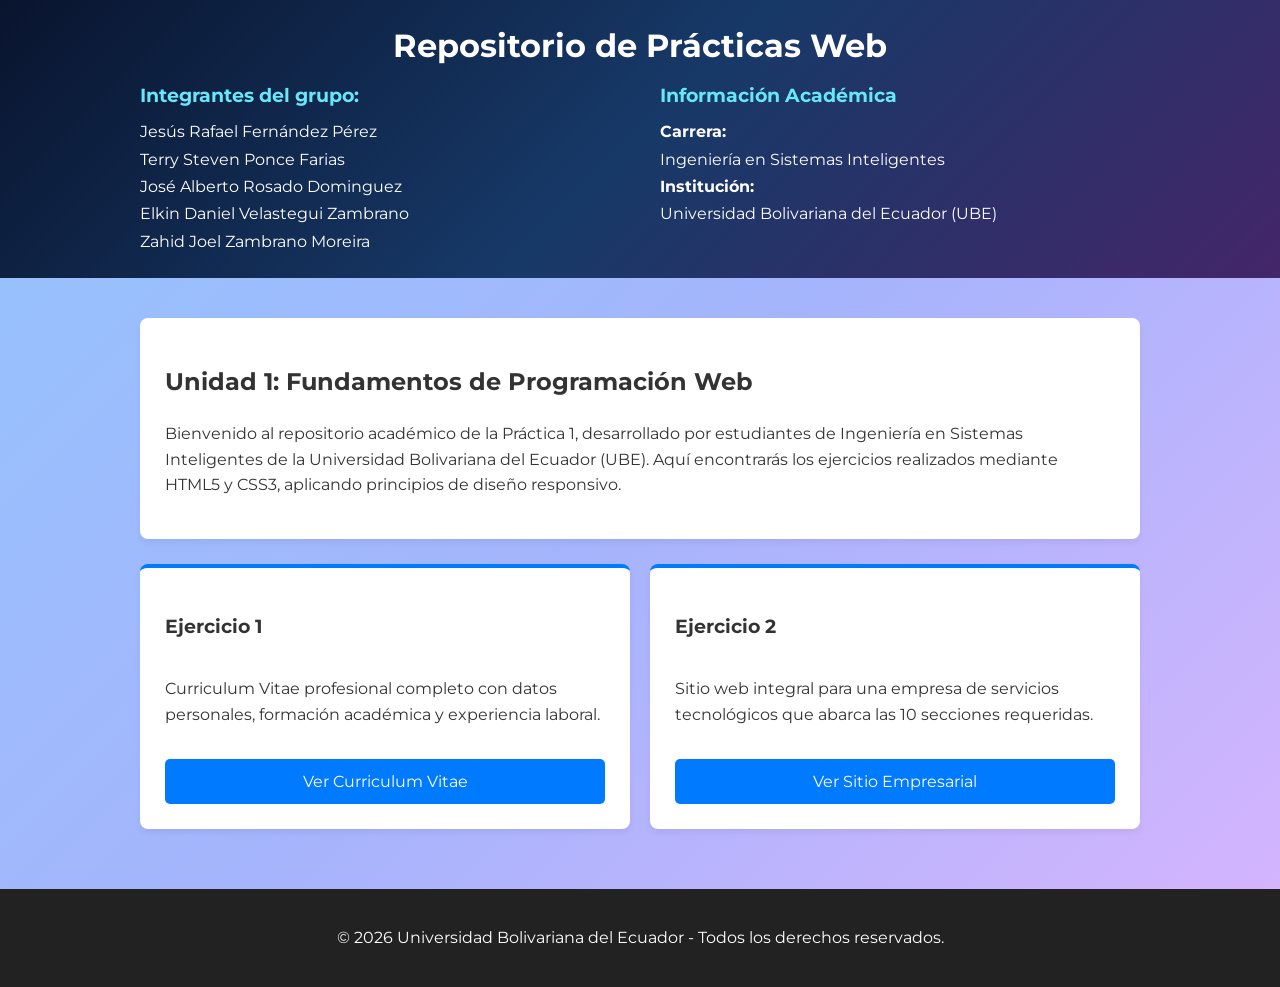
<file: index.html>
<!DOCTYPE html>
<html lang="es">
<head>
    <meta charset="UTF-8">
    <meta name="viewport" content="width=device-width, initial-scale=1.0">
    <title>Práctica 1 - Fundamentos de Programación Web | UBE</title>
    <link rel="stylesheet" href="CSS/main.css">
    <link rel="stylesheet" href="CSS/fonts.css">
</head>
<body>
    <header class="hero">
        <div class="container">
            <h1>Repositorio de Prácticas Web</h1>
            <div class="hero-info">
                <div class="integrantes">
                    <h3>Integrantes del grupo:</h3>
                    <p>Jesús Rafael Fernández Pérez</p>
                    <p>Terry Steven Ponce Farias</p>
                    <p>José Alberto Rosado Dominguez</p>
                    <p>Elkin Daniel Velastegui Zambrano</p>
                    <p>Zahid Joel Zambrano Moreira</p>
                </div>

                <div class="info-academica">
                    <h3>Información Académica</h3>
                    <p><strong>Carrera:</strong></p>
                    <p>Ingeniería en Sistemas Inteligentes</p>
                    <p><strong>Institución:</strong></p>
                    <p>Universidad Bolivariana del Ecuador (UBE)</p>
                </div>
            </div>
        </div>
    </header>

    <main class="container main-content">
        <section class="intro-card">
            <h2>Unidad 1: Fundamentos de Programación Web</h2>
            <p>Bienvenido al repositorio académico de la Práctica 1, desarrollado por estudiantes de Ingeniería en Sistemas Inteligentes de la Universidad Bolivariana del Ecuador (UBE). Aquí encontrarás los ejercicios realizados mediante HTML5 y CSS3, aplicando principios de diseño responsivo.</p>
        </section>

        <section class="exercises-grid">
            <div class="card">
                <h3>Ejercicio 1</h3>
                <p>Curriculum Vitae profesional completo con datos personales, formación académica y experiencia laboral.</p>
                <a href="ej01.html" class="btn">Ver Curriculum Vitae</a>
            </div>

            <div class="card">
                <h3>Ejercicio 2</h3>
                <p>Sitio web integral para una empresa de servicios tecnológicos que abarca las 10 secciones requeridas.</p>
                <a href="ej02.html" class="btn">Ver Sitio Empresarial</a>
            </div>
        </section>
    </main>

    <footer>
        <p>&copy; 2026 Universidad Bolivariana del Ecuador - Todos los derechos reservados.</p>
    </footer>
</body>
</html>
</file>
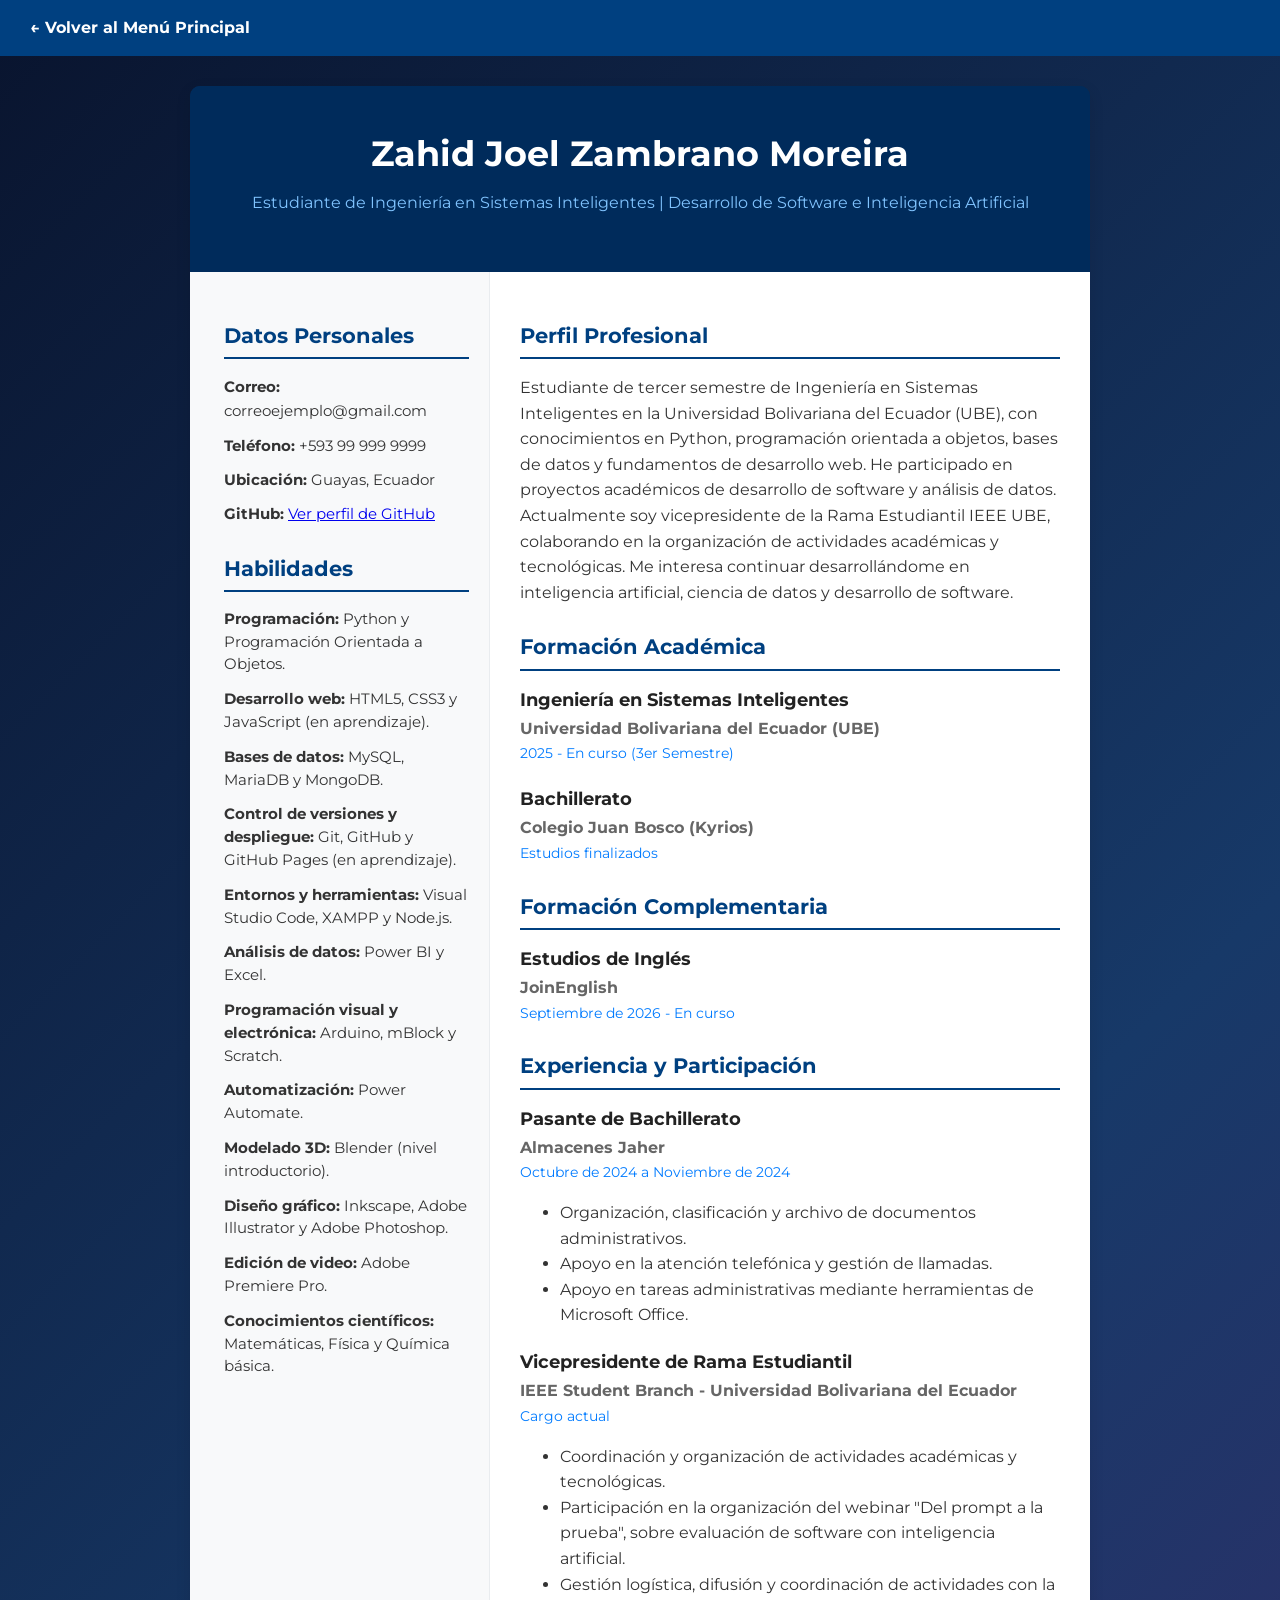
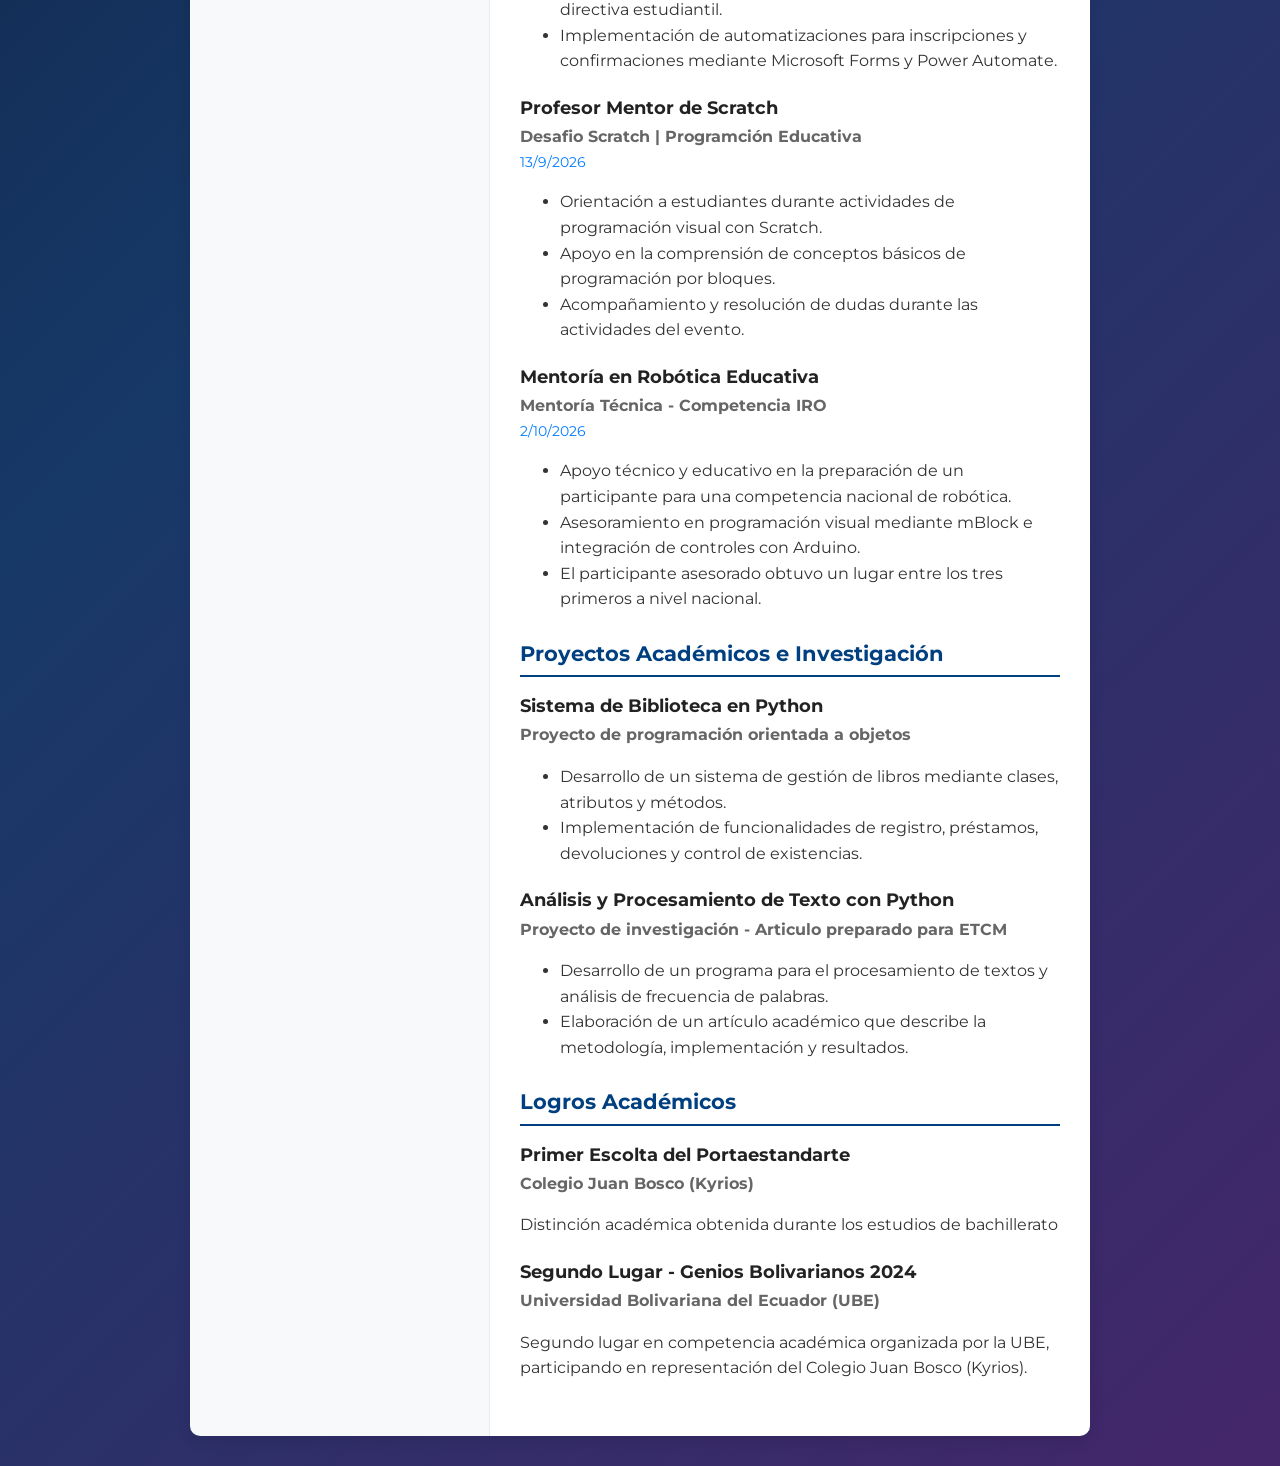
<file: ej01.html>
<!DOCTYPE html>
<html lang="es">
<head>
    <meta charset="UTF-8">
    <meta name="viewport" content="width=device-width, initial-scale=1.0">
    <title>Ejercicio 1 - Curriculum Vitae</title>
    <link rel="stylesheet" href="CSS/ej01.css">
    <link rel="stylesheet" href="CSS/fonts.css">
</head>
<body>
    <nav class="navbar">
        <a href="index.html">&larr; Volver al Menú Principal</a>
    </nav>

    <div class="cv-container">
        <header class="cv-header">
            <h1>Zahid Joel Zambrano Moreira</h1>
            <p class="subtitle">
                Estudiante de Ingeniería en Sistemas Inteligentes | Desarrollo de Software e Inteligencia Artificial
            </p>
        </header>

        <div class="cv-grid">
            <aside class="sidebar">
                <section class="cv-section">
                    <h2>Datos Personales</h2>
                    <ul>
                        <li><strong>Correo:</strong> correoejemplo@gmail.com</li>
                        <li><strong>Teléfono:</strong> +593 99 999 9999</li>
                        <li><strong>Ubicación:</strong> Guayas, Ecuador</li>
                        <li><strong>GitHub:</strong> <a href="https://github.com/Zahidjoe07" target="_blank">Ver perfil de GitHub</a></li>
                    </ul>
                </section>

                    <section class="cv-section">
                        <h2>Habilidades</h2>
                        <ul class="skills-list">
                            <li><strong>Programación:</strong> Python y Programación Orientada a Objetos.</li>
                            <li><strong>Desarrollo web:</strong> HTML5, CSS3 y JavaScript (en aprendizaje).</li>
                            <li><strong>Bases de datos:</strong> MySQL, MariaDB y MongoDB.</li>
                            <li><strong>Control de versiones y despliegue:</strong> Git, GitHub y GitHub Pages (en aprendizaje).</li>
                            <li><strong>Entornos y herramientas:</strong> Visual Studio Code, XAMPP y Node.js.</li>
                            <li><strong>Análisis de datos:</strong> Power BI y Excel.</li>
                            <li><strong>Programación visual y electrónica:</strong> Arduino, mBlock y Scratch.</li>
                            <li><strong>Automatización:</strong> Power Automate.</li>
                            <li><strong>Modelado 3D:</strong> Blender (nivel introductorio).</li>
                            <li><strong>Diseño gráfico:</strong> Inkscape, Adobe Illustrator y Adobe Photoshop.</li>
                            <li><strong>Edición de video:</strong> Adobe Premiere Pro.</li>
                            <li><strong>Conocimientos científicos:</strong> Matemáticas, Física y Química básica.</li>
                        </ul>
                    </section>
            </aside>
                        
            <main class="main-body">
                <section class="cv-section">
                    <h2>Perfil Profesional</h2>
                    <p> Estudiante de tercer semestre de Ingeniería en Sistemas Inteligentes en la Universidad Bolivariana del Ecuador (UBE), con conocimientos en Python, programación orientada a objetos, bases de datos y fundamentos de desarrollo web. He participado en proyectos académicos de desarrollo de software y análisis de datos. Actualmente soy vicepresidente de la Rama Estudiantil IEEE UBE, colaborando en la organización de actividades académicas y tecnológicas. Me interesa continuar desarrollándome en inteligencia artificial, ciencia de datos y desarrollo de software.</p>
                </section>

                <section class="cv-section">
                    <h2>Formación Académica</h2>
                    <div class="item">
                        <h3>Ingeniería en Sistemas Inteligentes</h3>
                        <p class="institution">Universidad Bolivariana del Ecuador (UBE)</p>
                        <span class="date">2025 - En curso (3er Semestre)</span>
                    </div>

                    <div class="item">
                        <h3>Bachillerato</h3>
                        <p class="institution">Colegio Juan Bosco (Kyrios)</p>
                        <span class="date">Estudios finalizados</span>
                    </div>
                </section>

                <section class="cv-section">
                    <h2>Formación Complementaria</h2>
                    <div class="item">
                        <h3>Estudios de Inglés</h3>
                        <p class="institution">JoinEnglish</p>
                        <span class="date">Septiembre de 2026 - En curso</span>
                    </div>
                </section>

                <section class="cv-section">
                    <h2>Experiencia y Participación</h2>

                    <div class="item">
                        <h3>Pasante de Bachillerato</h3>
                        <p class="institution">Almacenes Jaher</p>
                        <span class="date">Octubre de 2024 a Noviembre de 2024</span>
                        <ul>
                            <li>Organización, clasificación y archivo de documentos administrativos.</li>
                            <li>Apoyo en la atención telefónica y gestión de llamadas.</li>
                            <li>Apoyo en tareas administrativas mediante herramientas de Microsoft Office.</li>
                        </ul>
                    </div>

                    <div class="item">
                        <h3>Vicepresidente de Rama Estudiantil</h3>
                        <p class="institution">
                            IEEE Student Branch - Universidad Bolivariana del Ecuador
                        </p>
                        <span class="date">Cargo actual</span>
                        <ul>
                            <li>
                                Coordinación y organización de actividades académicas y tecnológicas.
                            </li>
                            <li>
                                Participación en la organización del webinar "Del prompt a la prueba", sobre evaluación de software con inteligencia artificial.
                            </li>
                            <li>
                                Gestión logística, difusión y coordinación de actividades con la directiva estudiantil.
                            </li>
                            <li>
                                Implementación de automatizaciones para inscripciones y confirmaciones mediante Microsoft Forms y Power Automate.
                            </li>
                        </ul>
                    </div>

                    <div class="item">
                        <h3>Profesor Mentor de Scratch</h3>
                        <p class="institution">
                            Desafio Scratch | Programción Educativa
                        </p>
                        <span class="date">13/9/2026</span>

                        <ul>
                            <li>
                                Orientación a estudiantes durante actividades
                                de programación visual con Scratch.
                            </li>
                            <li>
                                Apoyo en la comprensión de conceptos básicos
                                de programación por bloques.
                            </li>
                            <li>
                                Acompañamiento y resolución de dudas
                                durante las actividades del evento.
                            </li>
                        </ul>
                    </div>

                    <div class="item">
                        <h3>Mentoría en Robótica Educativa</h3>
                        <p class="institution">
                            Mentoría Técnica - Competencia IRO
                        </p>
                        <span class="date">2/10/2026</span>
                        <ul>
                            <li>
                                Apoyo técnico y educativo en la preparación
                                de un participante para una competencia
                                nacional de robótica.
                            </li>
                            <li>
                                Asesoramiento en programación visual mediante
                                mBlock e integración de controles con Arduino.
                            </li>
                            <li>
                                El participante asesorado obtuvo un lugar
                                entre los tres primeros a nivel nacional.
                            </li>
                        </ul>
                    </div>
                </section>
                <section class="cv-section">
                    <h2>Proyectos Académicos e Investigación</h2>

                    <div class="item">
                        <h3>Sistema de Biblioteca en Python</h3>
                        <p class="institution">Proyecto de programación orientada a objetos</p>
                        <ul>
                            <li>Desarrollo de un sistema de gestión de libros mediante clases, atributos y métodos.</li>
                            <li>Implementación de funcionalidades de registro, préstamos, devoluciones y control de existencias.</li>
                        </ul>
                    </div>

                    <div class="item">
                        <h3>Análisis y Procesamiento de Texto con Python</h3>
                        <p class="institution">Proyecto de investigación - Articulo preparado para ETCM
                        </p>
                        <ul>
                            <li>Desarrollo de un programa para el procesamiento de textos y análisis de frecuencia de palabras.</li>
                            <li>Elaboración de un artículo académico que describe la metodología, implementación y resultados.</li>
                        </ul>
                    </div>
                </section>
                <section class="cv-section">
                    <h2>Logros Académicos</h2>

                    <div class="item">
                        <h3>Primer Escolta del Portaestandarte</h3>
                        <p class="institution">Colegio Juan Bosco (Kyrios)</p>
                        <p>Distinción académica obtenida durante los estudios de bachillerato</p>
                    </div>

                    <div class="item">
                        <h3>Segundo Lugar - Genios Bolivarianos 2024</h3>
                        <p class="institution">Universidad Bolivariana del Ecuador (UBE)</p>
                        <p>Segundo lugar en competencia académica organizada por la UBE, participando en representación del Colegio Juan Bosco (Kyrios).</p>
                    </div>
                </section>
            </main>
        </div>
    </div>
</body>
</html>
</file>
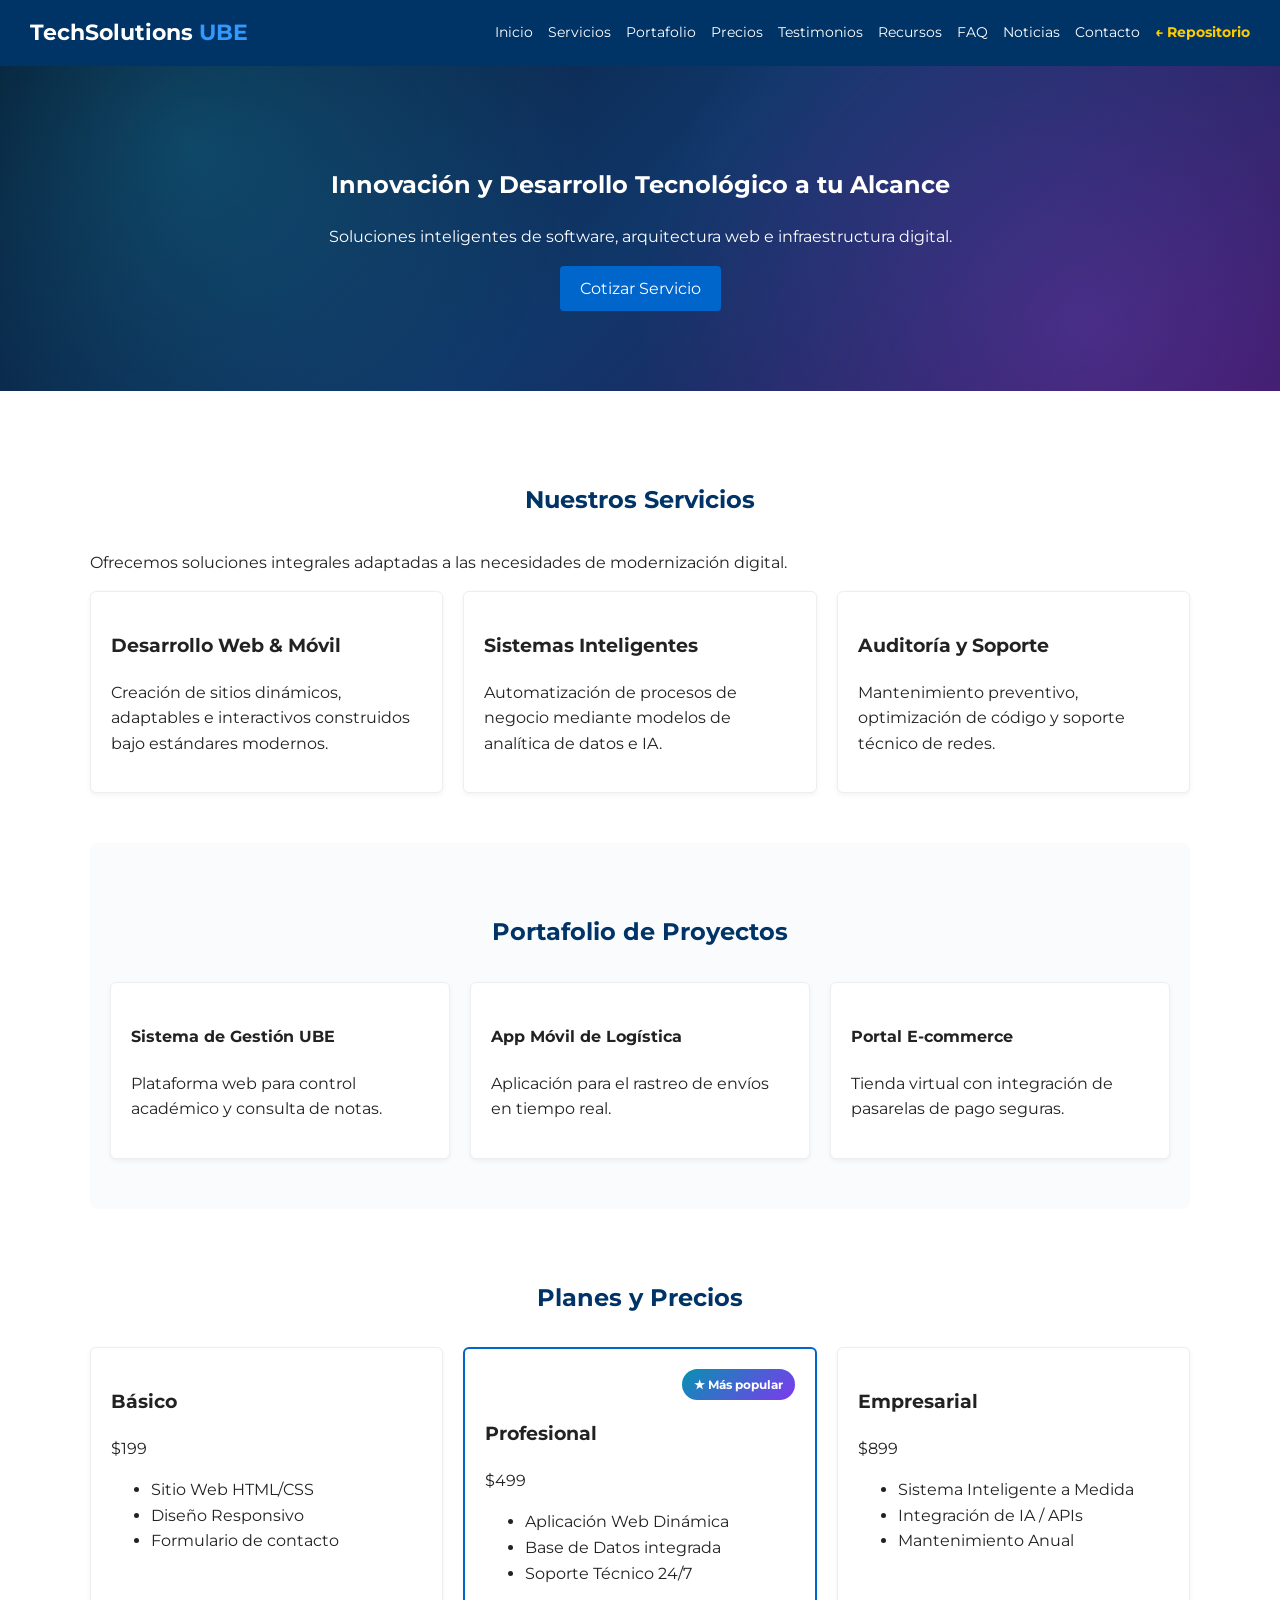
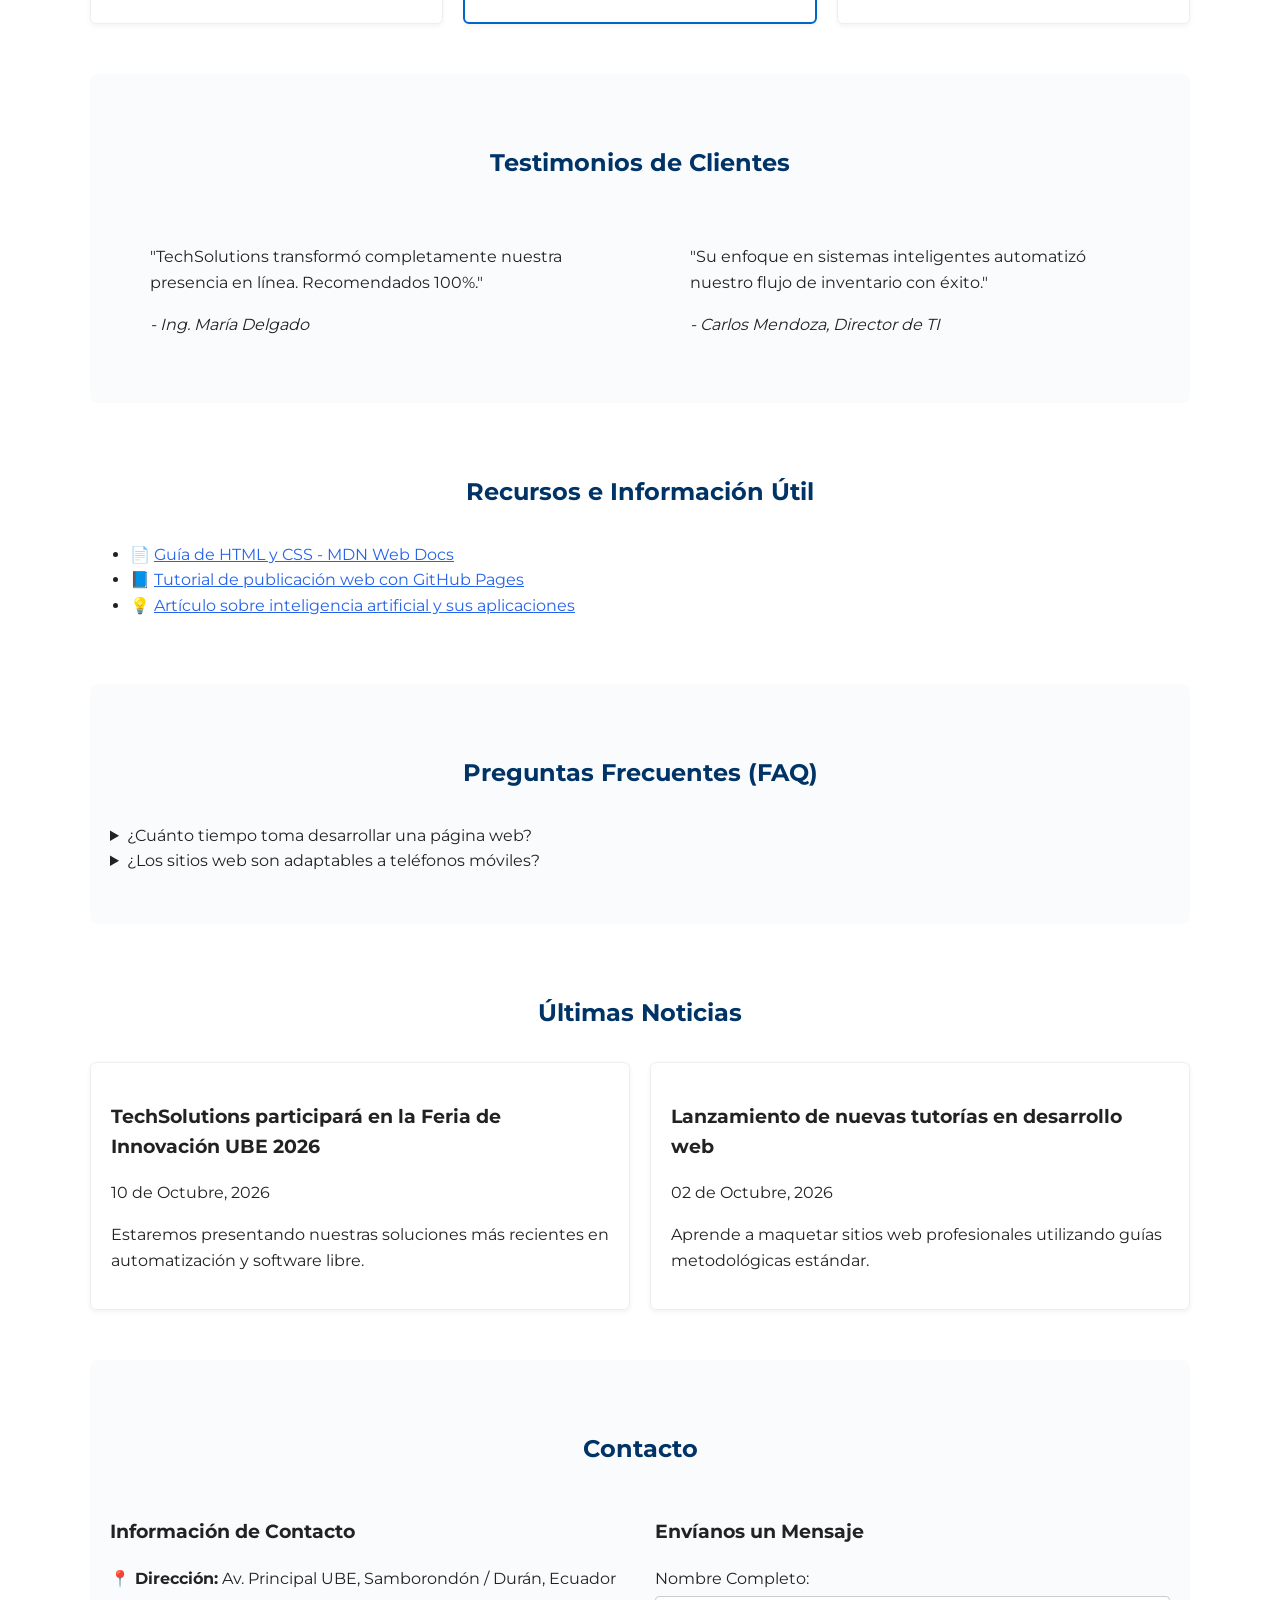
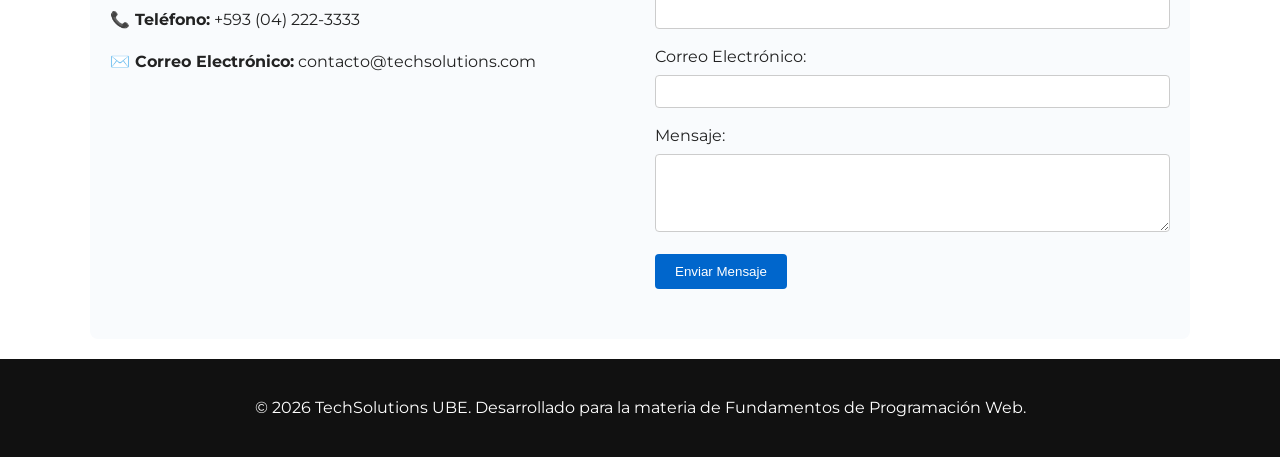
<file: ej02.html>
<!DOCTYPE html>
<html lang="es">
<head>
    <meta charset="UTF-8">
    <meta name="viewport" content="width=device-width, initial-scale=1.0">
    <title>TechSolutions UBE - Servicios Informáticos</title>
    <link rel="stylesheet" href="CSS/fonts.css">
    <link rel="stylesheet" href="CSS/ej02.css">
</head>
<body>

    <!-- Navegación -->
    <header class="header">
        <div class="logo">TechSolutions <span>UBE</span></div>
        <nav class="nav">
            <a href="#inicio">Inicio</a>
            <a href="#servicios">Servicios</a>
            <a href="#portafolio">Portafolio</a>
            <a href="#precios">Precios</a>
            <a href="#testimoniales">Testimonios</a>
            <a href="#recursos">Recursos</a>
            <a href="#faq">FAQ</a>
            <a href="#noticias">Noticias</a>
            <a href="#contacto">Contacto</a>
            <a href="index.html" class="link-repo">&larr; Repositorio</a>
        </nav>
    </header>

    <!-- 1. Inicio -->
    <section id="inicio" class="hero-section">
        <h1>Innovación y Desarrollo Tecnológico a tu Alcance</h1>
        <p>Soluciones inteligentes de software, arquitectura web e infraestructura digital.</p>
        <a href="#contacto" class="btn-primary">Cotizar Servicio</a>
    </section>

    <div class="container">

        <!-- 2. Descripción de la Empresa -->
        <section id="servicios" class="section">
            <h2 class="title">Nuestros Servicios</h2>
            <p class="subtitle-text">Ofrecemos soluciones integrales adaptadas a las necesidades de modernización digital.</p>
            <div class="cards-grid">
                <div class="card-box">
                    <h3>Desarrollo Web & Móvil</h3>
                    <p>Creación de sitios dinámicos, adaptables e interactivos construidos bajo estándares modernos.</p>
                </div>
                <div class="card-box">
                    <h3>Sistemas Inteligentes</h3>
                    <p>Automatización de procesos de negocio mediante modelos de analítica de datos e IA.</p>
                </div>
                <div class="card-box">
                    <h3>Auditoría y Soporte</h3>
                    <p>Mantenimiento preventivo, optimización de código y soporte técnico de redes.</p>
                </div>
            </div>
        </section>

        <!-- 3. Portafolio -->
        <section id="portafolio" class="section bg-light">
            <h2 class="title">Portafolio de Proyectos</h2>
            <div class="portfolio-grid">
                <div class="portfolio-item">
                    <h4>Sistema de Gestión UBE</h4>
                    <p>Plataforma web para control académico y consulta de notas.</p>
                </div>
                <div class="portfolio-item">
                    <h4>App Móvil de Logística</h4>
                    <p>Aplicación para el rastreo de envíos en tiempo real.</p>
                </div>
                <div class="portfolio-item">
                    <h4>Portal E-commerce</h4>
                    <p>Tienda virtual con integración de pasarelas de pago seguras.</p>
                </div>
            </div>
        </section>

        <!-- 4. Página de Precios -->
        <section id="precios" class="section">
            <h2 class="title">Planes y Precios</h2>
            <div class="pricing-grid">
                <div class="price-card">
                    <h3>Básico</h3>
                    <p class="price">$199</p>
                    <ul>
                        <li>Sitio Web HTML/CSS</li>
                        <li>Diseño Responsivo</li>
                        <li>Formulario de contacto</li>
                    </ul>
                </div>
                <div class="price-card featured">
                    <span class="popular-badge">★ Más popular</span>
                    <h3>Profesional</h3>
                    <p class="price">$499</p>
                    <ul>
                        <li>Aplicación Web Dinámica</li>
                        <li>Base de Datos integrada</li>
                        <li>Soporte Técnico 24/7</li>
                    </ul>
                </div>
                <div class="price-card">
                    <h3>Empresarial</h3>
                    <p class="price">$899</p>
                    <ul>
                        <li>Sistema Inteligente a Medida</li>
                        <li>Integración de IA / APIs</li>
                        <li>Mantenimiento Anual</li>
                    </ul>
                </div>
            </div>
        </section>

        <!-- 5. Testimoniales -->
        <section id="testimoniales" class="section bg-light">
            <h2 class="title">Testimonios de Clientes</h2>
            <div class="testimonials-grid">
                <blockquote class="testimonial">
                    <p>"TechSolutions transformó completamente nuestra presencia en línea. Recomendados 100%."</p>
                    <cite>- Ing. María Delgado</cite>
                </blockquote>
                <blockquote class="testimonial">
                    <p>"Su enfoque en sistemas inteligentes automatizó nuestro flujo de inventario con éxito."</p>
                    <cite>- Carlos Mendoza, Director de TI</cite>
                </blockquote>
            </div>
        </section>

        <!-- 6. Página de Recursos -->
        <section id="recursos" class="section">
            <h2 class="title">Recursos e Información Útil</h2>

            <ul class="resource-list">
                <li>
                    📄 <a href="https://developer.mozilla.org/es/docs/Learn_web_development/Getting_started/Your_first_website"
                        target="_blank" rel="noopener noreferrer">
                        Guía de HTML y CSS - MDN Web Docs
                    </a>
                </li>
                <li>
                    📘 <a href="https://docs.github.com/es/pages/quickstart"
                        target="_blank" rel="noopener noreferrer">
                        Tutorial de publicación web con GitHub Pages
                    </a>
                </li>
                <li>
                    💡 <a href="https://www.ibm.com/es-es/think/topics/artificial-intelligence"
                        target="_blank" rel="noopener noreferrer">
                        Artículo sobre inteligencia artificial y sus aplicaciones
                    </a>
                </li>
            </ul>
        </section>

        <!-- 7. Preguntas Frecuentes (FAQ) -->
        <section id="faq" class="section bg-light">
            <h2 class="title">Preguntas Frecuentes (FAQ)</h2>
            <div class="faq-container">
                <details>
                    <summary>¿Cuánto tiempo toma desarrollar una página web?</summary>
                    <p>Un sitio web corporativo estándar toma entre 1 y 2 semanas dependiendo de los requerimientos.</p>
                </details>
                <details>
                    <summary>¿Los sitios web son adaptables a teléfonos móviles?</summary>
                    <p>Sí, todos nuestros diseños aplican tecnologías de diseño responsivo (CSS Grid y Flexbox).</p>
                </details>
            </div>
        </section>

        <!-- 8. Sección de Noticias / Blog -->
        <section id="noticias" class="section">
            <h2 class="title">Últimas Noticias</h2>
            <div class="news-grid">
                <article class="news-card">
                    <h3>TechSolutions participará en la Feria de Innovación UBE 2026</h3>
                    <p class="news-date">10 de Octubre, 2026</p>
                    <p>Estaremos presentando nuestras soluciones más recientes en automatización y software libre.</p>
                </article>
                <article class="news-card">
                    <h3>Lanzamiento de nuevas tutorías en desarrollo web</h3>
                    <p class="news-date">02 de Octubre, 2026</p>
                    <p>Aprende a maquetar sitios web profesionales utilizando guías metodológicas estándar.</p>
                </article>
            </div>
        </section>

        <!-- 9 & 10. Información de Contacto + Formulario de Contacto -->
        <section id="contacto" class="section bg-light">
            <h2 class="title">Contacto</h2>
            <div class="contact-grid">
                <div class="contact-info">
                    <h3>Información de Contacto</h3>
                    <p><strong>📍 Dirección:</strong> Av. Principal UBE, Samborondón / Durán, Ecuador</p>
                    <p><strong>📞 Teléfono:</strong> +593 (04) 222-3333</p>
                    <p><strong>✉️ Correo Electrónico:</strong> contacto@techsolutions.com</p>
                </div>

                <form class="contact-form" onsubmit="alert('¡Formulario enviado!'); return false;">
                    <h3>Envíanos un Mensaje</h3>
                    <div class="form-group">
                        <label for="nombre">Nombre Completo:</label>
                        <input type="text" id="nombre" name="nombre" required>
                    </div>
                    <div class="form-group">
                        <label for="email">Correo Electrónico:</label>
                        <input type="email" id="email" name="email" required>
                    </div>
                    <div class="form-group">
                        <label for="mensaje">Mensaje:</label>
                        <textarea id="mensaje" name="mensaje" rows="4" required></textarea>
                    </div>
                    <button type="submit" class="btn-primary">Enviar Mensaje</button>
                </form>
            </div>
        </section>

    </div>

    <footer>
        <p>&copy; 2026 TechSolutions UBE. Desarrollado para la materia de Fundamentos de Programación Web.</p>
    </footer>

</body>
</html>
</file>
<file: CSS/main.css>
:root {
    --primary: #004080;
    --secondary: #007bff;
    --bg: #f4f6f9;
    --text: #333;
}

body {
    font-family: 'Montserrat', Arial, sans-serif;
    margin: 0;
    background: linear-gradient(135deg,#93c5fd, #a5b4fc, #d8b4fe);
    color: var(--text);
    line-height: 1.6;
}

.container {
    max-width: 1000px;
    margin: 0 auto;
    padding: 20px;
}

.hero {
    background: linear-gradient(135deg, #09142e, #173968, #44266a);
    color: white;
    text-align: center;
    padding: 0 20px;
}

.hero-info {
    display: grid;
    grid-template-columns: 1fr 1fr;
    gap: 40px;
    text-align: left;
}

.hero-info h3 {
    color: #67e8f9;
    margin: 0 0 10px;
}

.hero-info p {
    margin: 3px 0;
    line-height: 1.4;
}

.hero h1 {
    margin: 0 0 10px;
}

.hero p {
    margin: 5px 0;
}

.main-content { margin-top: 20px; }

.intro-card {
    background: white;
    padding: 25px;
    border-radius: 8px;
    box-shadow: 0 4px 6px rgba(0,0,0,0.05);
    margin-bottom: 25px;
}

.exercises-grid {
    display: grid;
    grid-template-columns: repeat(auto-fit, minmax(280px, 1fr));
    gap: 20px;
}

.card {
    background: white;
    padding: 25px;
    border-radius: 8px;
    border-top: 4px solid var(--secondary);
    box-shadow: 0 4px 6px rgba(0,0,0,0.05);
    display: flex;
    flex-direction: column;
    justify-content: space-between;
}

.btn {
    display: inline-block;
    background-color: var(--secondary);
    color: white;
    text-decoration: none;
    padding: 10px 18px;
    border-radius: 5px;
    text-align: center;
    margin-top: 15px;
    transition: background 0.3s;
}

.btn:hover {
    background-color: #0056b3;
}

footer {
    text-align: center;
    padding: 20px;
    background-color: #222;
    color: #fff;
    margin-top: 40px;
}
</file>
<file: CSS/fonts.css>
@font-face {
    font-family: Montserrat;
    src: url(Tipografías/static/Montserrat-Regular.ttf);
    font-weight: 400;
}
@font-face {
    font-family: Montserrat;
    src: url(Tipografías/static/Montserrat-Black.ttf);
    font-weight: 900;
}

@font-face {
    font-family: Montserrat;
    src: url(Tipografías/static/Montserrat-Bold.ttf);
    font-weight: 700;
}
</file>
<file: CSS/ej01.css>
body {
    font-family: 'Montserrat','Arial', sans-serif;
    background: linear-gradient(135deg, #09142e, #173968, #44266a);
    margin: 0;
    line-height: 1.6;
    color: #333;
}

.navbar {
    background: #004080;
    padding: 15px 30px;
}

.navbar a {
    color: white;
    text-decoration: none;
    font-weight: bold;
}

.cv-container {
    max-width: 900px;
    margin: 30px auto;
    background: #002b5b;
    border-radius: 10px;
    box-shadow: 0 5px 15px rgba(0,0,0,0.1);
    overflow: hidden;
}

.cv-header {
    background: #002b5b;
    color: white;
    padding: 40px 30px;
    text-align: center;
}

.cv-header h1 { margin: 0; font-size: 2.2rem; }
.subtitle { color: #80c4ff; margin-top: 8px; }

.cv-grid {
    display: grid;
    grid-template-columns: 1fr 2fr;
}

.sidebar {
    background: #f8f9fa;
    padding: 30px 20px 30px 34px;
    border-right: 1px solid #e9ecef;
}

.main-body {
    padding: 30px;
    background: white;
}

.cv-section {
    margin-bottom: 25px;
}

.cv-section h2 {
    color: #004080;
    font-size: 1.3rem;
    border-bottom: 2px solid #004080;
    padding-bottom: 5px;
    margin-bottom: 15px;
}

.sidebar ul {
    list-style: none;
    padding: 0;
}

.sidebar li {
    margin-bottom: 10px;
    font-size: 0.95rem;
}

.item {
    margin-bottom: 20px;
}

.skills-list li {
    text-align: left;
    line-height: 1.5;
    margin-bottom: 12px;
}

.item h3 { margin: 0; font-size: 1.1rem; color: #222; }
.institution { margin: 2px 0; color: #666; font-weight: bold; }
.date { font-size: 0.85rem; color: #007bff; display: block; margin-bottom: 8px; }

@media (max-width: 768px) {
    .cv-grid { grid-template-columns: 1fr; }
    .sidebar { border-right: none; border-bottom: 1px solid #e9ecef; }
}
</file>
<file: CSS/ej02.css>
:root {
    --primary-color: #003366;
    --accent-color: #0066cc;
    --bg-light: #f9fbfd;
    --text-dark: #222;
}

body {
    font-family: 'Montserrat', Arial, sans-serif;
    margin: 0;
    line-height: 1.6;
    color: var(--text-dark);
}

.header {
    background: var(--primary-color);
    color: white;
    padding: 15px 30px;
    display: flex;
    justify-content: space-between;
    align-items: center;
    position: sticky;
    top: 0;
    z-index: 100;
}

.logo { font-size: 1.4rem; font-weight: bold; }
.logo span { color: #3399ff; }

.nav {
    display: flex;
    flex-wrap: wrap;
    justify-content: flex-end;
    gap: 15px;
}

.nav a {
    color: white;
    text-decoration: none;
    font-size: 0.9rem;
    transition: color 0.3s ease;
    position: relative;
    display: inline-block;
}

.nav a:hover {
    color: #67e8f9;
}

.nav a::after {
    content: "";
    position: absolute;
    bottom: -5px;
    left: 0;
    width: 0;
    height: 2px;
    background: currentColor;
    transition: width 0.3s ease;
}

.nav a:hover::after {
    width: 100%;
}

.nav .link-repo { color: #ffcc00; font-weight: bold; }

.hero-section {
    background:
        radial-gradient(circle at 15% 25%, rgba(34, 211, 238, 0.22), transparent 35%),
        radial-gradient(circle at 85% 80%, rgba(168, 85, 247, 0.25), transparent 40%),
        linear-gradient(135deg, #06152d, #103769, #35165e);

    color: white;
    text-align: center;
    padding: 80px 20px;
}

.btn-primary {
    background: var(--accent-color);
    transition: background-color 0.3s ease, transform 0.3s ease;
    color: white;
    padding: 10px 20px;
    border: none;
    border-radius: 4px;
    text-decoration: none;
    cursor: pointer;
    display: inline-block;
}

.btn-primary:hover {
    background-color: #7c3aed;
    transform: translateY(-3px);
}

.container { max-width: 1100px; margin: 0 auto; padding: 20px; }
.section { padding: 50px 0; }
section[id] {
    scroll-margin-top: 90px;
}
.bg-light { background-color: var(--bg-light); padding: 50px 20px; border-radius: 8px; }
.title { text-align: center; color: var(--primary-color); margin-bottom: 30px; }

.cards-grid, .portfolio-grid, .pricing-grid, .testimonials-grid, .news-grid {
    display: grid;
    grid-template-columns: repeat(auto-fit, minmax(280px, 1fr));
    gap: 20px;
}

.card-box, .portfolio-item, .price-card, .news-card {
    background: white;
    padding: 20px;
    border-radius: 6px;
    box-shadow: 0 2px 5px rgba(0,0,0,0.05);
    border: 1px solid #eee;
}

.card-box,
.portfolio-item,
.price-card,
.news-card {
    transition: transform 0.3s ease, box-shadow 0.3s ease;
}

.card-box:hover,
.portfolio-item:hover,
.price-card:hover,
.news-card:hover {
    transform: scale(1.04);
    box-shadow: 0 10px 25px rgba(0, 0, 0, 0.18);
}

.price-card.featured { border: 2px solid var(--accent-color); }

.popular-badge {
    display: block;
    width: fit-content;
    margin-left: auto;
    margin-bottom: 12px;
    background: linear-gradient(135deg, #0891b2, #7c3aed);
    color: white;
    padding: 6px 12px;
    border-radius: 20px;
    font-size: 0.75rem;
    font-weight: bold;
}

.contact-grid {
    display: grid;
    grid-template-columns: 1fr 1fr;
    gap: 30px;
}

.form-group { margin-bottom: 15px; }
.form-group label { display: block; margin-bottom: 5px; }
.form-group input, .form-group textarea {
    width: 100%;
    padding: 8px;
    border: 1px solid #ccc;
    border-radius: 4px;
    box-sizing: border-box;
}

footer { background: #111; color: white; text-align: center; padding: 20px; }

.resource-list a {
    color: #2563eb;
    display: inline-block;
    transition: color 0.3s ease, transform 0.3s ease;
}

.resource-list a:hover {
    color: #7c3aed;
    transform: translateX(5px); }


@media (max-width: 768px) {
    .header {
        flex-direction: column;
        text-align: center;
    }

    .nav {
        margin-top: 10px;
        display: flex;
        flex-wrap: wrap;
        justify-content: center;
        gap: 8px;
    }

    .contact-grid {
        grid-template-columns: 1fr;
    }

    section[id] {
        scroll-margin-top: 180px;
    }
}
</file>
